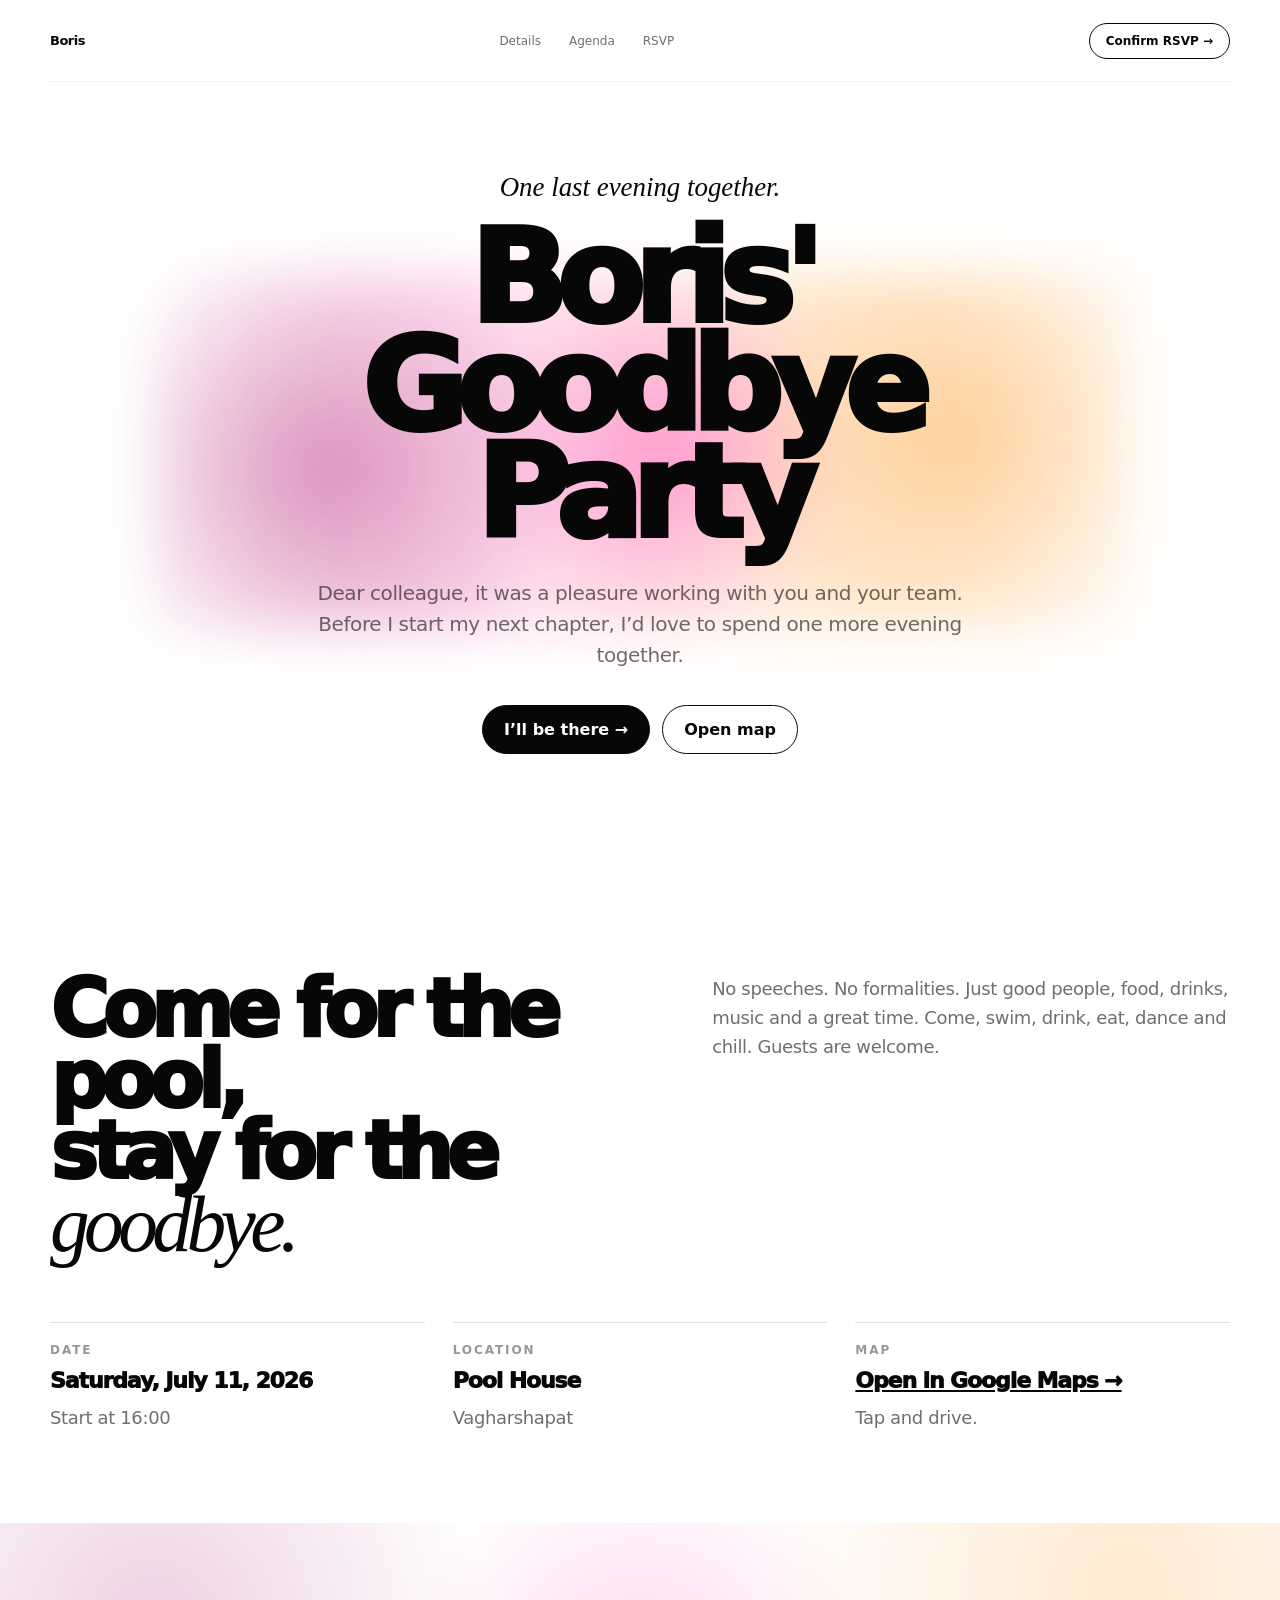
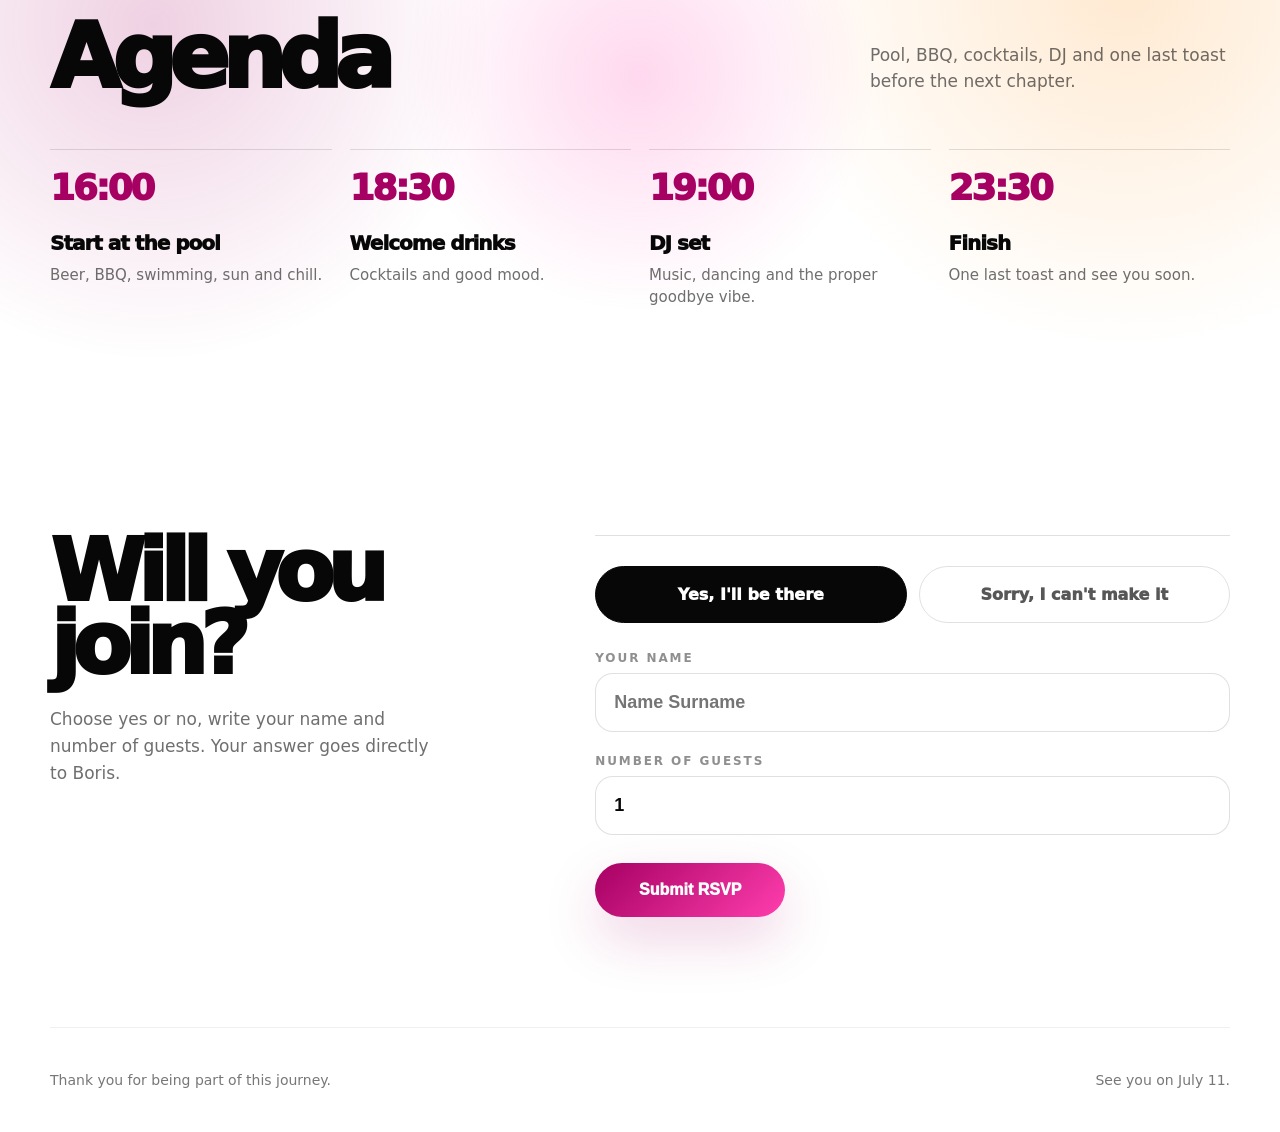
<file: goodbuy.html>
<!doctype html>
<html lang="en">
<head>
  <meta charset="utf-8" />
  <meta name="viewport" content="width=device-width, initial-scale=1" />
  <title>Boris' Goodbye Party</title>
  <meta name="description" content="Boris' Goodbye Party invitation" />

  <style>
    :root {
      --black: #070707;
      --white: #ffffff;
      --muted: rgba(7, 7, 7, .58);
      --soft: rgba(7, 7, 7, .08);
      --line: rgba(7, 7, 7, .12);
      --magenta: #a60063;
      --pink: #ff3ead;
      --orange: #ff9d2e;
      --green: #009e68;
      --red: #d4146d;
    }

    * {
      box-sizing: border-box;
    }

    html {
      scroll-behavior: smooth;
    }

    body {
      margin: 0;
      background: #ffffff;
      color: var(--black);
      font-family: Inter, ui-sans-serif, system-ui, -apple-system, BlinkMacSystemFont, "Segoe UI", sans-serif;
    }

    a {
      color: inherit;
    }

    .page {
      width: 100%;
      min-height: 100vh;
      background: #ffffff;
      overflow: hidden;
    }

    .wrap {
      width: min(1180px, calc(100% - 40px));
      margin: 0 auto;
    }

    .topbar {
      height: 82px;
      display: flex;
      justify-content: space-between;
      align-items: center;
      font-size: 13px;
      border-bottom: 1px solid rgba(0,0,0,.06);
    }

    .logo {
      font-weight: 900;
      letter-spacing: -.04em;
    }

    .nav {
      display: flex;
      gap: 28px;
      color: var(--muted);
      font-size: 12px;
    }

    .nav a {
      text-decoration: none;
    }

    .top-btn {
      border: 1px solid var(--black);
      border-radius: 999px;
      padding: 10px 16px;
      text-decoration: none;
      font-size: 12px;
      font-weight: 850;
    }

    .hero {
      position: relative;
      min-height: 760px;
      display: flex;
      align-items: center;
      justify-content: center;
      text-align: center;
      padding: 90px 0 130px;
    }

    .hero::before {
      content: "";
      position: absolute;
      left: 50%;
      top: 46%;
      width: min(980px, 96vw);
      height: 360px;
      transform: translate(-50%, -50%);
      background:
        radial-gradient(circle at 18% 55%, rgba(166, 0, 99, .50), transparent 30%),
        radial-gradient(circle at 52% 50%, rgba(255, 62, 173, .62), transparent 34%),
        radial-gradient(circle at 82% 46%, rgba(255, 157, 46, .58), transparent 32%),
        linear-gradient(90deg, rgba(255,255,255,0), rgba(255,62,173,.22), rgba(255,157,46,.20), rgba(255,255,255,0));
      filter: blur(26px);
      opacity: .78;
      pointer-events: none;
    }

    .hero::after {
      content: "";
      position: absolute;
      left: 0;
      right: 0;
      bottom: 0;
      height: 240px;
      background: linear-gradient(to bottom, rgba(255,255,255,0), #fff 70%);
      pointer-events: none;
    }

    .hero-inner {
      position: relative;
      z-index: 2;
      max-width: 920px;
      margin: 0 auto;
    }

    .kicker {
      font-family: Georgia, "Times New Roman", serif;
      font-style: italic;
      font-size: clamp(20px, 2.1vw, 28px);
      margin-bottom: 22px;
    }

    h1 {
      margin: 0 auto;
      max-width: 900px;
      font-size: clamp(64px, 10vw, 150px);
      line-height: .84;
      letter-spacing: -.085em;
      font-weight: 950;
    }

    .subtitle {
      max-width: 650px;
      margin: 30px auto 0;
      color: var(--muted);
      font-size: clamp(16px, 1.7vw, 20px);
      line-height: 1.55;
      letter-spacing: -.02em;
    }

    .hero-actions {
      margin-top: 34px;
      display: flex;
      justify-content: center;
      gap: 12px;
      flex-wrap: wrap;
    }

    .btn {
      border: 1px solid var(--black);
      border-radius: 999px;
      background: transparent;
      color: var(--black);
      padding: 14px 21px;
      font-weight: 900;
      text-decoration: none;
      display: inline-flex;
      align-items: center;
      justify-content: center;
      cursor: pointer;
      transition: .2s ease;
    }

    .btn:hover {
      transform: translateY(-2px);
    }

    .btn.primary {
      background: var(--black);
      color: #fff;
    }

    .section {
      padding: 90px 0;
      background: #fff;
    }

    .split {
      display: grid;
      grid-template-columns: 1.05fr .95fr;
      gap: 90px;
      align-items: start;
    }

    .big-title {
      margin: 0;
      font-size: clamp(48px, 6.2vw, 92px);
      line-height: .9;
      letter-spacing: -.08em;
      font-weight: 950;
    }

    .italic {
      font-family: Georgia, "Times New Roman", serif;
      font-style: italic;
      font-weight: 400;
      letter-spacing: -.07em;
    }

    .text {
      color: var(--muted);
      font-size: 18px;
      line-height: 1.62;
      letter-spacing: -.02em;
      margin: 0;
    }

    .info-grid {
      margin-top: 62px;
      display: grid;
      grid-template-columns: repeat(3, 1fr);
      gap: 28px;
    }

    .info-item {
      border-top: 1px solid var(--line);
      padding-top: 20px;
    }

    .small-label {
      font-size: 12px;
      text-transform: uppercase;
      letter-spacing: .16em;
      color: rgba(7,7,7,.42);
      font-weight: 900;
      margin-bottom: 12px;
    }

    .info-title {
      font-size: 22px;
      line-height: 1.1;
      font-weight: 950;
      letter-spacing: -.05em;
      margin-bottom: 10px;
    }

    .agenda-section {
      padding: 96px 0;
      background: #fff;
      position: relative;
    }

    .agenda-section::before {
      content: "";
      position: absolute;
      inset: 0;
      background:
        radial-gradient(circle at 12% 20%, rgba(166,0,99,.18), transparent 28%),
        radial-gradient(circle at 50% 30%, rgba(255,62,173,.20), transparent 32%),
        radial-gradient(circle at 88% 12%, rgba(255,157,46,.22), transparent 30%);
      pointer-events: none;
    }

    .agenda-inner {
      position: relative;
      z-index: 2;
    }

    .agenda-head {
      display: flex;
      justify-content: space-between;
      align-items: flex-end;
      gap: 36px;
      margin-bottom: 54px;
    }

    .agenda-head h2 {
      margin: 0;
      font-size: clamp(54px, 7vw, 108px);
      line-height: .85;
      letter-spacing: -.085em;
      font-weight: 950;
    }

    .agenda-note {
      max-width: 360px;
      color: var(--muted);
      line-height: 1.55;
      font-size: 17px;
    }

    .agenda {
      display: grid;
      grid-template-columns: repeat(4, 1fr);
      gap: 18px;
    }

    .agenda-item {
      border-top: 1px solid var(--line);
      padding-top: 22px;
      min-height: 190px;
    }

    .time {
      font-size: 36px;
      line-height: .9;
      letter-spacing: -.065em;
      font-weight: 950;
      margin-bottom: 28px;
      color: var(--magenta);
    }

    .agenda-title {
      font-size: 20px;
      line-height: 1.1;
      font-weight: 950;
      letter-spacing: -.05em;
      margin-bottom: 10px;
    }

    .agenda-text {
      color: var(--muted);
      line-height: 1.48;
      font-size: 15px;
    }

    .rsvp-section {
      padding: 100px 0 110px;
      background: #fff;
    }

    .rsvp-layout {
      display: grid;
      grid-template-columns: .85fr 1.15fr;
      gap: 76px;
      align-items: start;
    }

    .rsvp-title {
      margin: 0;
      font-size: clamp(52px, 6.7vw, 98px);
      line-height: .86;
      letter-spacing: -.085em;
      font-weight: 950;
    }

    .rsvp-copy {
      margin-top: 24px;
      max-width: 380px;
      color: var(--muted);
      line-height: 1.58;
      font-size: 17px;
    }

    form {
      border-top: 1px solid var(--line);
      padding-top: 30px;
    }

    .choice-grid {
      display: grid;
      grid-template-columns: 1fr 1fr;
      gap: 12px;
      margin-bottom: 28px;
    }

    .choice input {
      display: none;
    }

    .choice span {
      display: block;
      border: 1px solid var(--line);
      border-radius: 999px;
      padding: 18px 20px;
      font-weight: 950;
      color: rgba(7,7,7,.68);
      cursor: pointer;
      transition: .18s ease;
      text-align: center;
    }

    .choice input:checked + span {
      background: var(--black);
      color: #fff;
      border-color: var(--black);
    }

    label.field-label {
      display: block;
      margin: 22px 0 8px;
      font-size: 12px;
      text-transform: uppercase;
      letter-spacing: .16em;
      font-weight: 900;
      color: rgba(7,7,7,.45);
    }

    input[type="text"],
    input[type="number"] {
      width: 100%;
      border: 1px solid var(--line);
      background: #fff;
      color: var(--black);
      border-radius: 18px;
      padding: 18px 18px;
      outline: none;
      font-size: 18px;
      font-weight: 750;
    }

    input:focus {
      border-color: rgba(166,0,99,.55);
      box-shadow: 0 0 0 5px rgba(166,0,99,.08);
    }

    .submit-row {
      margin-top: 28px;
      display: flex;
      align-items: center;
      gap: 18px;
      flex-wrap: wrap;
    }

    button {
      min-width: 190px;
      border: 0;
      border-radius: 999px;
      padding: 18px 24px;
      background: linear-gradient(135deg, var(--magenta), var(--pink));
      color: white;
      font-weight: 950;
      font-size: 16px;
      cursor: pointer;
      box-shadow: 0 22px 55px rgba(166,0,99,.18);
      transition: .2s ease;
    }

    button:hover {
      transform: translateY(-2px);
      filter: brightness(1.05);
    }

    .status {
      min-height: 24px;
      font-weight: 850;
      color: rgba(7,7,7,.58);
    }

    .status.ok {
      color: var(--green);
    }

    .status.err {
      color: var(--red);
    }

    .footer {
      border-top: 1px solid rgba(0,0,0,.06);
      padding: 44px 0;
      color: rgba(7,7,7,.55);
      font-size: 14px;
      display: flex;
      justify-content: space-between;
      gap: 24px;
    }

    @media (max-width: 900px) {
      .wrap {
        width: min(100% - 28px, 1180px);
      }

      .nav {
        display: none;
      }

      .hero {
        min-height: 680px;
        padding: 70px 0 110px;
      }

      h1 {
        font-size: 72px;
      }

      .split,
      .rsvp-layout {
        grid-template-columns: 1fr;
        gap: 36px;
      }

      .info-grid {
        grid-template-columns: 1fr;
      }

      .agenda-head {
        display: block;
      }

      .agenda-note {
        margin-top: 18px;
      }

      .agenda {
        grid-template-columns: 1fr 1fr;
      }
    }

    @media (max-width: 560px) {
      .topbar {
        height: 68px;
      }

      .top-btn {
        padding: 9px 12px;
      }

      .hero {
        min-height: 610px;
        padding-top: 64px;
      }

      h1 {
        font-size: 58px;
      }

      .kicker {
        font-size: 18px;
      }

      .subtitle {
        font-size: 15px;
      }

      .section,
      .agenda-section,
      .rsvp-section {
        padding: 68px 0;
      }

      .agenda {
        grid-template-columns: 1fr;
      }

      .choice-grid {
        grid-template-columns: 1fr;
      }

      .footer {
        display: block;
      }

      .footer div + div {
        margin-top: 8px;
      }
    }
  </style>
</head>

<body>
  <main class="page">
    <div class="wrap">
      <header class="topbar">
        <div class="logo">Boris</div>

        <nav class="nav">
          <a href="#details">Details</a>
          <a href="#agenda">Agenda</a>
          <a href="#rsvp">RSVP</a>
        </nav>

        <a class="top-btn" href="#rsvp">Confirm RSVP →</a>
      </header>
    </div>

    <section class="hero">
      <div class="wrap">
        <div class="hero-inner">
          <div class="kicker">One last evening together.</div>

          <h1>Boris' Goodbye Party</h1>

          <p class="subtitle">
            Dear colleague, it was a pleasure working with you and your team.
            Before I start my next chapter, I’d love to spend one more evening together.
          </p>

          <div class="hero-actions">
            <a class="btn primary" href="#rsvp">I’ll be there →</a>
            <a class="btn" target="_blank" rel="noopener" href="https://maps.app.goo.gl/15FCkioxfqqfFuEVA">Open map</a>
          </div>
        </div>
      </div>
    </section>

    <section class="section" id="details">
      <div class="wrap">
        <div class="split">
          <h2 class="big-title">
            Come for the pool,<br>
            stay for the <span class="italic">goodbye.</span>
          </h2>

          <p class="text">
            No speeches. No formalities. Just good people, food, drinks, music and a great time.
            Come, swim, drink, eat, dance and chill. Guests are welcome.
          </p>
        </div>

        <div class="info-grid">
          <div class="info-item">
            <div class="small-label">Date</div>
            <div class="info-title">Saturday, July 11, 2026</div>
            <div class="text">Start at 16:00</div>
          </div>

          <div class="info-item">
            <div class="small-label">Location</div>
            <div class="info-title">Pool House</div>
            <div class="text">Vagharshapat</div>
          </div>

          <div class="info-item">
            <div class="small-label">Map</div>
            <div class="info-title">
              <a target="_blank" rel="noopener" href="https://maps.app.goo.gl/15FCkioxfqqfFuEVA">Open in Google Maps →</a>
            </div>
            <div class="text">Tap and drive.</div>
          </div>
        </div>
      </div>
    </section>

    <section class="agenda-section" id="agenda">
      <div class="wrap agenda-inner">
        <div class="agenda-head">
          <h2>Agenda</h2>
          <div class="agenda-note">
            Pool, BBQ, cocktails, DJ and one last toast before the next chapter.
          </div>
        </div>

        <div class="agenda">
          <div class="agenda-item">
            <div class="time">16:00</div>
            <div class="agenda-title">Start at the pool</div>
            <div class="agenda-text">Beer, BBQ, swimming, sun and chill.</div>
          </div>

          <div class="agenda-item">
            <div class="time">18:30</div>
            <div class="agenda-title">Welcome drinks</div>
            <div class="agenda-text">Cocktails and good mood.</div>
          </div>

          <div class="agenda-item">
            <div class="time">19:00</div>
            <div class="agenda-title">DJ set</div>
            <div class="agenda-text">Music, dancing and the proper goodbye vibe.</div>
          </div>

          <div class="agenda-item">
            <div class="time">23:30</div>
            <div class="agenda-title">Finish</div>
            <div class="agenda-text">One last toast and see you soon.</div>
          </div>
        </div>
      </div>
    </section>

    <section class="rsvp-section" id="rsvp">
      <div class="wrap">
        <div class="rsvp-layout">
          <div>
            <h2 class="rsvp-title">Will you join?</h2>
            <p class="rsvp-copy">
              Choose yes or no, write your name and number of guests.
              Your answer goes directly to Boris.
            </p>
          </div>

          <form id="rsvpForm">
            <div class="choice-grid">
              <label class="choice">
                <input type="radio" name="status" value="Coming" checked>
                <span>Yes, I'll be there</span>
              </label>

              <label class="choice">
                <input type="radio" name="status" value="Not coming">
                <span>Sorry, I can't make it</span>
              </label>
            </div>

            <label class="field-label" for="name">Your name</label>
            <input id="name" name="name" type="text" placeholder="Name Surname" required />

            <label class="field-label" for="guests">Number of guests</label>
            <input id="guests" name="guests" type="number" min="0" max="20" value="1" required />

            <div class="submit-row">
              <button type="submit" id="submitBtn">Submit RSVP</button>
              <div id="status" class="status"></div>
            </div>
          </form>
        </div>
      </div>
    </section>

    <div class="wrap">
      <footer class="footer">
        <div>Thank you for being part of this journey.</div>
        <div>See you on July 11.</div>
      </footer>
    </div>
  </main>

  <script>
    const form = document.getElementById('rsvpForm');
    const statusEl = document.getElementById('status');
    const submitBtn = document.getElementById('submitBtn');

    form.addEventListener('submit', async (event) => {
      event.preventDefault();

      statusEl.className = 'status';
      statusEl.textContent = 'Sending...';
      submitBtn.disabled = true;
      submitBtn.style.opacity = '.7';

      const data = {
        name: form.name.value.trim(),
        guests: form.guests.value,
        status: form.status.value,
        page: 'onlyket.com/goodbuy'
      };

      try {
        const response = await fetch('/api/rsvp', {
          method: 'POST',
          headers: { 'Content-Type': 'application/json' },
          body: JSON.stringify(data)
        });

        const result = await response.json().catch(() => ({}));

        if (!response.ok) {
          throw new Error(result.error || 'Could not send RSVP');
        }

        statusEl.className = 'status ok';
        statusEl.textContent = 'Done. Thank you!';
        form.reset();
      } catch (error) {
        statusEl.className = 'status err';
        statusEl.textContent = error.message || 'Something went wrong.';
      } finally {
        submitBtn.disabled = false;
        submitBtn.style.opacity = '1';
      }
    });
  </script>
</body>
</html>
</file>
